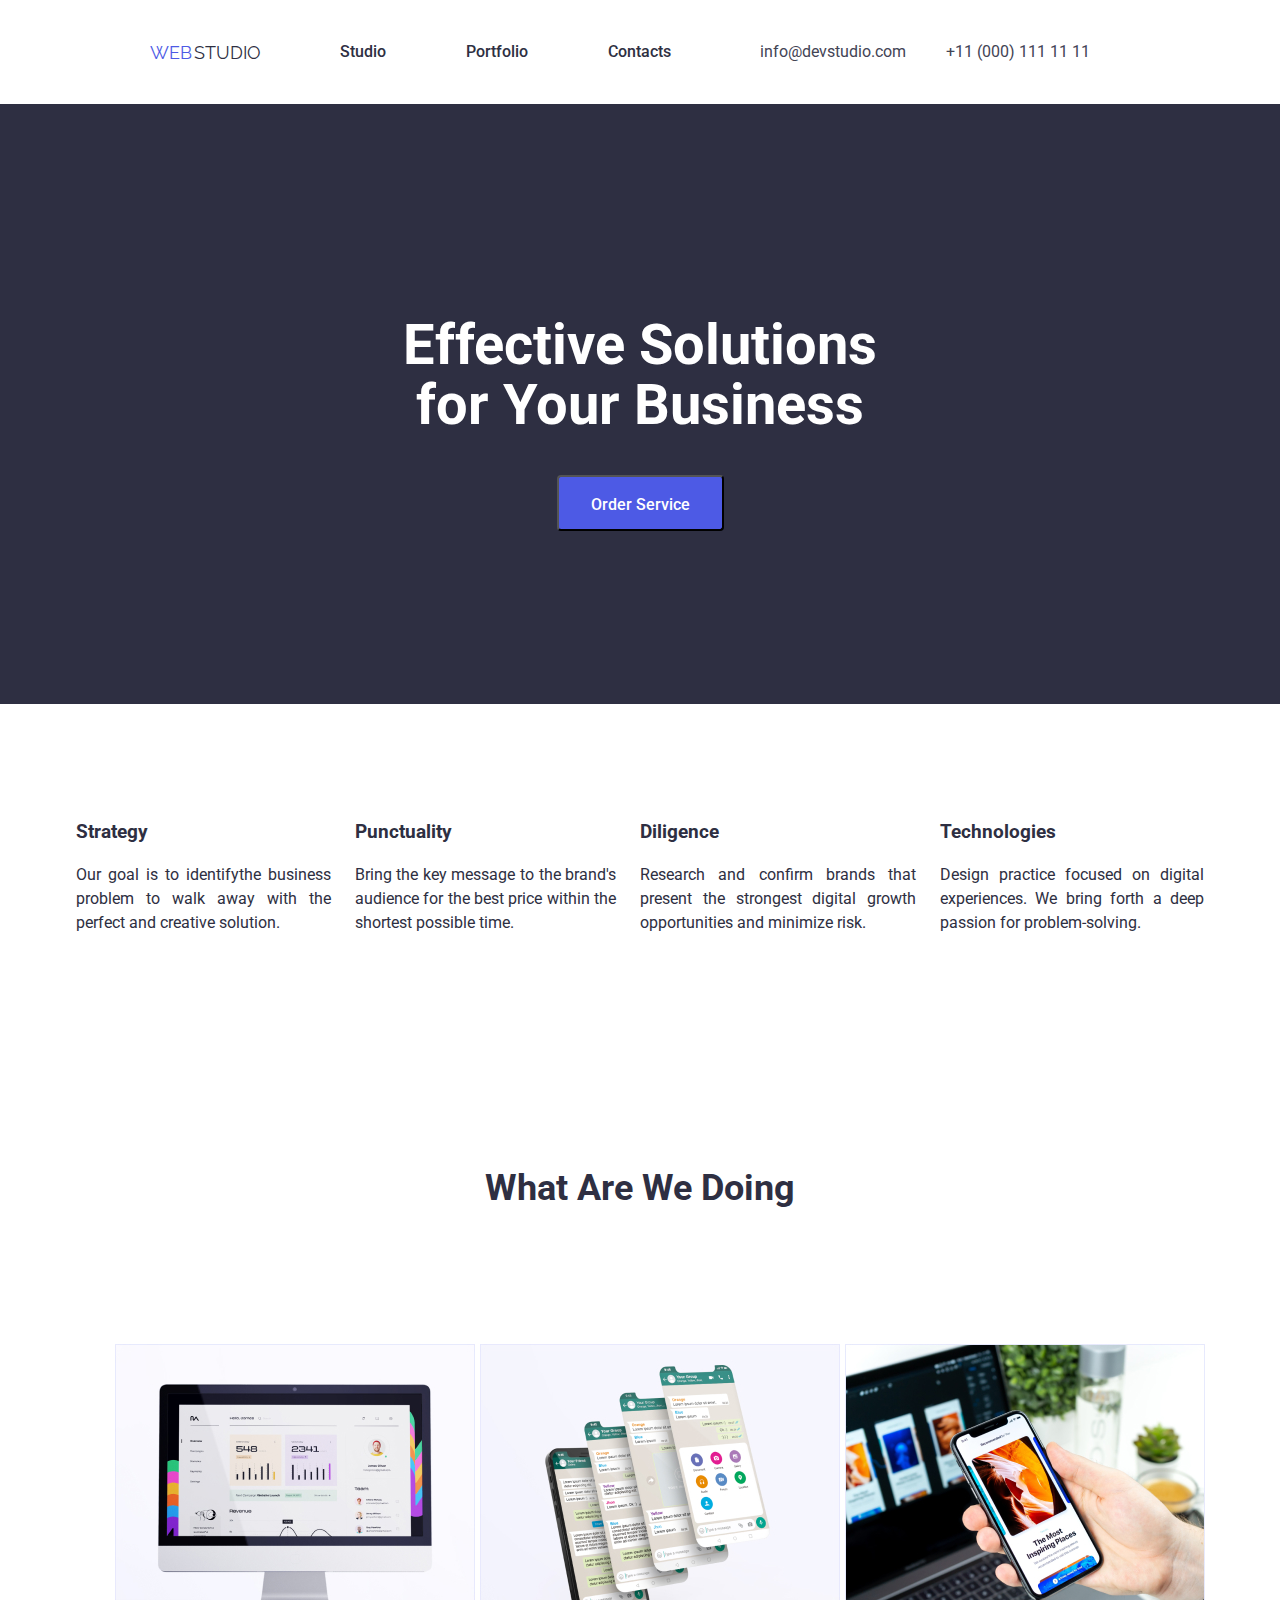
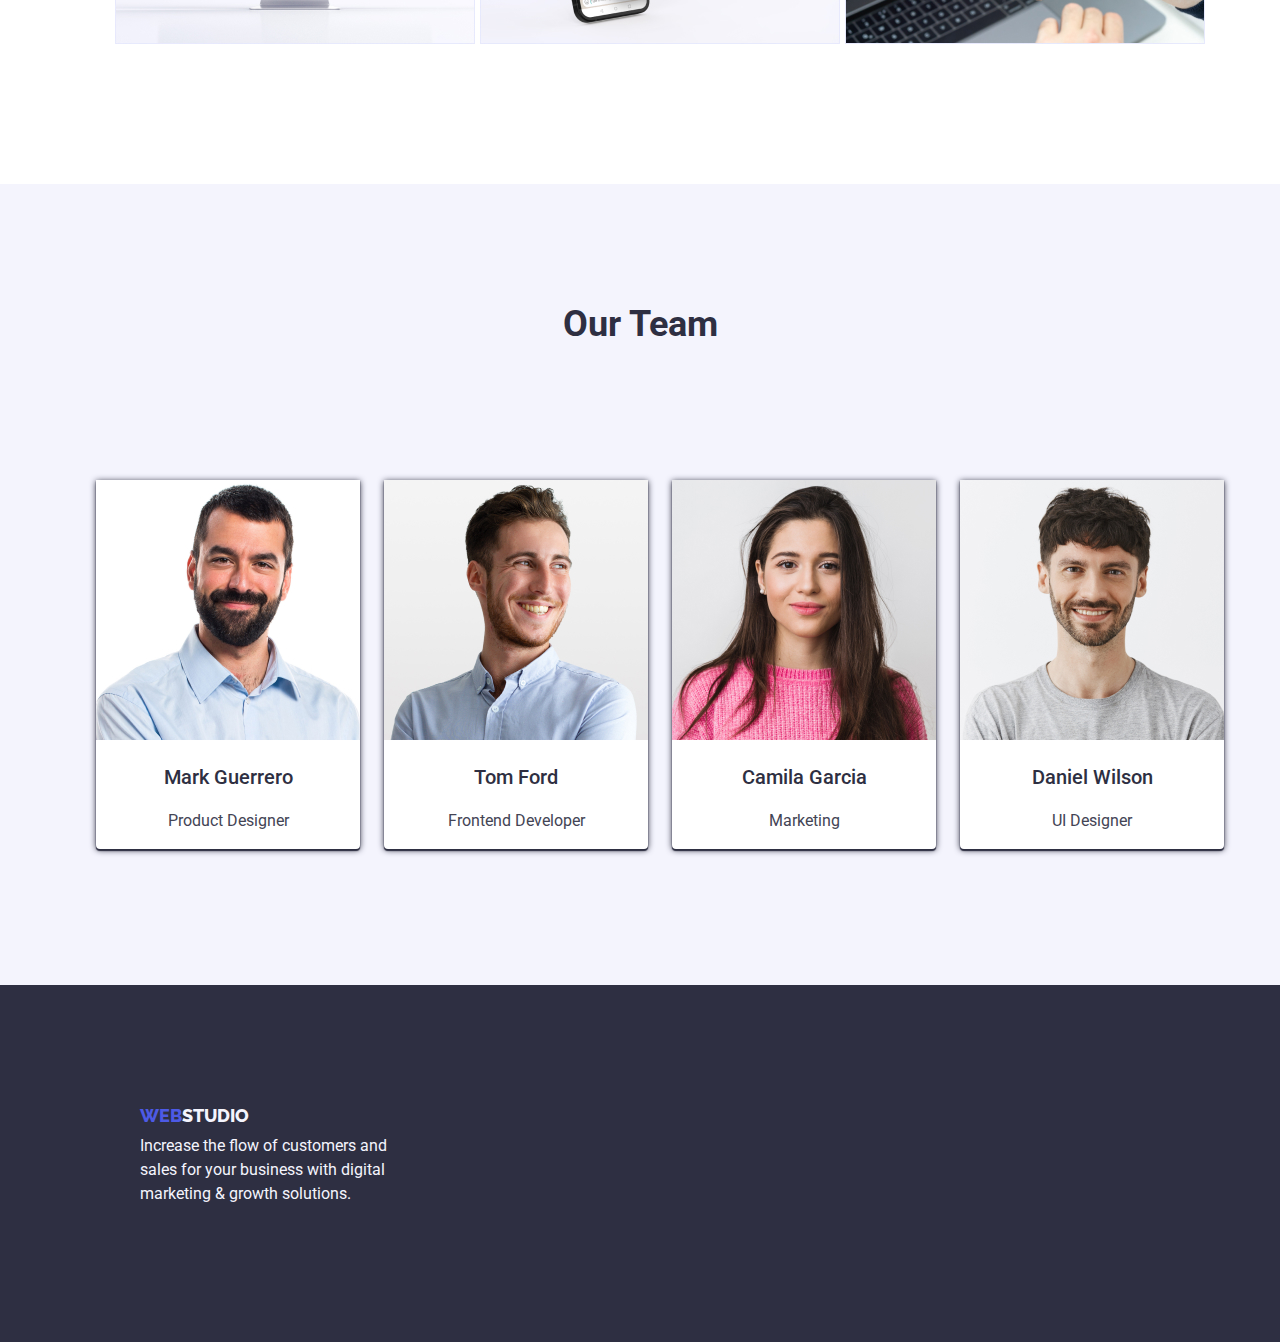
<file: index.html>
<!DOCTYPE html>
<html lang="en">
    <head>
        <meta charset="UTF-8">
        <meta name="viewport" content="width-device, initial-scale=1.0">
        <title>Document</title>

        <style type="text/css">
              
        </style>

        <link 
            href="https://fonts.googleapis.com/css2?family=Open+Sans:ital,wght@1,600&family=Raleway:wght@800&display=swap" 
            rel="stylesheet"
        />

        <link 
            href="https://fonts.googleapis.com/css2?family=Open+Sans:ital,wght@1,600&family=Raleway:wght@800&family=Roboto:wght@500&display=swap"  
            rel="stylesheet"
        />

        <link rel="stylesheet" href="./css/index.css" />

        <link rel="stylesheet" href="https://cdnjs.cloudflare.com/ajax/libs/modern-normalize/2.0.0/modern-normalize.min.css" />

    </head>
    <head>
        <title>WebStudio</title>
    </head>
    <body>
        <header class="main-header">
            <div class="container main-header-container">
                <nav class="main-header-nav">
                    <a class="text-decor-none"href="index.html"><span class="logo-web">WEB</span><span class="logo-studio">STUDIO</span></a>
                        <ul type="none" class="main-header-menu">
                            <li class="main-header-menu-item">
                                <a class="main-header-menu-link" href="/">Studio</a>
                            </li>
                            <li class="main-header-menu-item">
                                <a class="main-header-menu-link" href="portfolio.html">Portfolio</a>
                            </li>
                            <li class="main-header-menu-item">
                                <a class="main-header-menu-link" href="/">Contacts</a>
                            </li>
                        </ul>
                </nav>
                    <ul type="none" class="main-header-ctas">
                        <li class="address-item">
                            <a class="address-item-menu-link" href="">info@devstudio.com</a></li>
                        <li class="address-item">
                            <a class="address-item-menu-link" href="tel:+110001111111">+11 (000) 111 11 11</a></li>
                    </ul>
            </div>        
        </header>
        <main>
            <section class="hero">
                <h1 class="hero-heading">Effective Solutions<br>for Your Business</h1>
                <button type="button" class="button-text">Order Service</button>
            </section>

            <section class="features">
                <h2 hidden>feature</h2>
                <ul type="none" class="feature-section">
                    <li class="feature-description">
                        <h3>Strategy</h3>
                        <p>Our goal is to identifythe business problem to walk away with the perfect and creative solution.</p>
                    </li>
                    <li class="feature-description"><h3>Punctuality</h3>
                        <p>Bring the key message to the brand's audience for the best price within the shortest possible time.</p>
                    </li>
                    <li class="feature-description"><h3>Diligence</h3>
                        <p>Research and confirm brands that present the strongest digital growth opportunities and minimize risk.</p>
                    </li>
                    <li class="feature-description"><h3>Technologies</h3>
                        <p>Design practice focused on digital experiences. We bring forth a deep passion for problem-solving.</p>
                    </li>
                </ul>
            </section>

            <section class="what-are-we-doing">
                <h2 class="what-are-we-doing-section">What Are We Doing</h2>
                    <ul type="none">
                        <li class="what-are-we-doing-item">
                            <img src="images/Rectangle 1.jpg" alt="desktop monitor" width="360" height="300">
                        </li>
                        <li class="what-are-we-doing-item">
                            <img src="images/Rectangle 2.jpg" alt="mobile phone screen" width="360" height="300">
                        </li>
                        <li class="what-are-we-doing-item">
                            <img src="images/Rectangle 3.jpg" alt="hand holding a mobile phone" width="360" height="300">
                        </li>
                    </ul>           
            </section>

            <section class="our-team">
                <h2 class="our-team-section">Our Team</h2>
                    <ul type="none" class="our-team-list">
                        <li class="our-team-item">
                            <img src="images/img 1.jpg" alt="Mark Guerrero" width="264" height="260">
                            <div class="card-content"></div>
                                <h3 class="our-team-names">Mark Guerrero</h3>
                                <p class="our-team-job-description">Product Designer</p>
                        </li>
                        <li class="our-team-item">
                            <img src="images/img 2.jpg" alt="Tom Ford" width="264" height="260">
                            <div class="card-content"></div>  
                                <h3 class="our-team-names">Tom Ford</h3>
                                <p class="our-team-job-description">Frontend Developer</p>
                        </li>
                        <li class="our-team-item">
                            <img src="images/img 3.jpg" alt="Camila Garcia" width="264" height="260">
                            <div class="card-content"></div>
                                <h3 class="our-team-names">Camila Garcia</h3>
                                <p class="our-team-job-description">Marketing</p>
                        </li>
                        <li class="our-team-item">
                            <div class="card-content"></div>
                            <img src="images/img 4.jpg" alt="Daniel Wilson" width="264" height="260">
                                <h3 class="our-team-names">Daniel Wilson</h3>
                                <p class="our-team-job-description">UI Designer</p>
                        </li>
                    </ul>
            </section>
        </main>

        <footer class="footer">
            <div class="footer-section">
                <a class="text-decor-none-footer" href="index.html"><span class="footer-logo-web">WEB</span><span class="footer-logo-studio">STUDIO</span></a>
                <p class="footer-description">Increase the flow of customers and<br>sales for your business with digital<br>marketing & growth solutions.</p>
            </div>
        </footer>
</html>
</file>
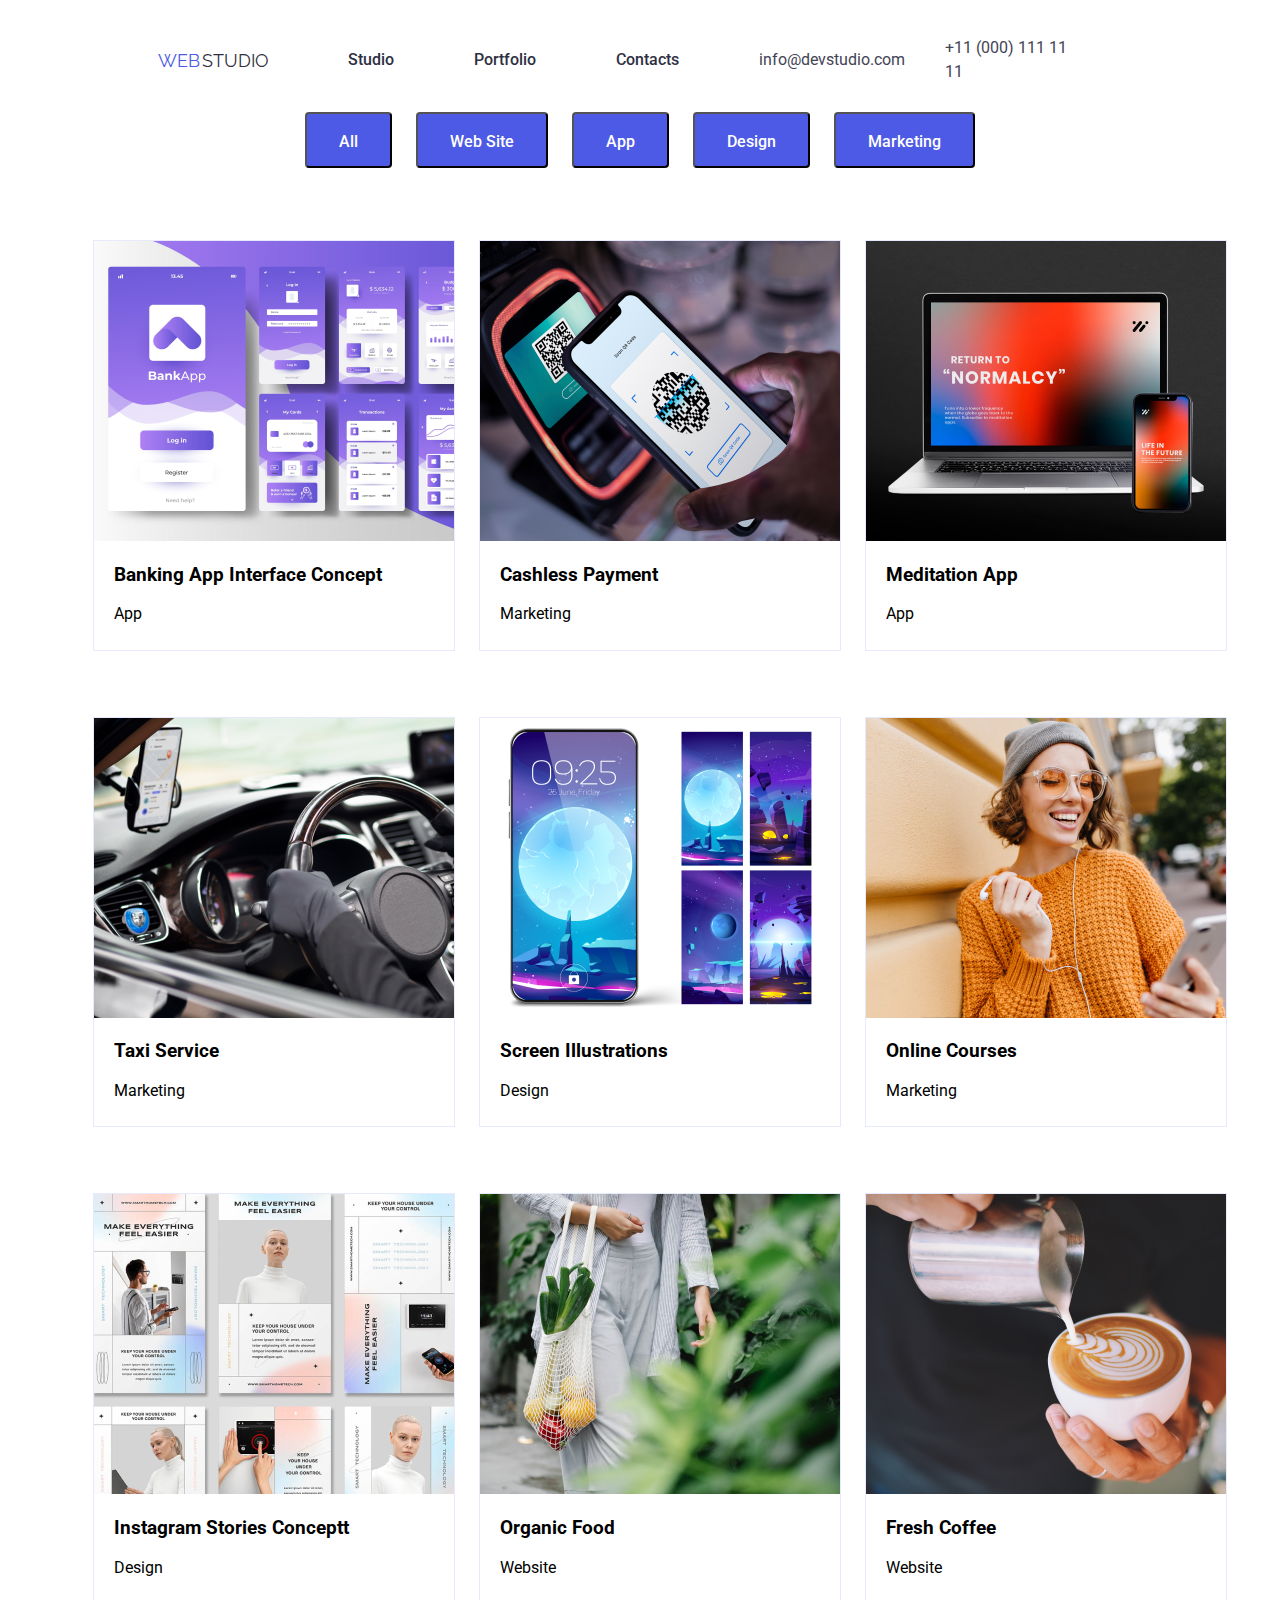
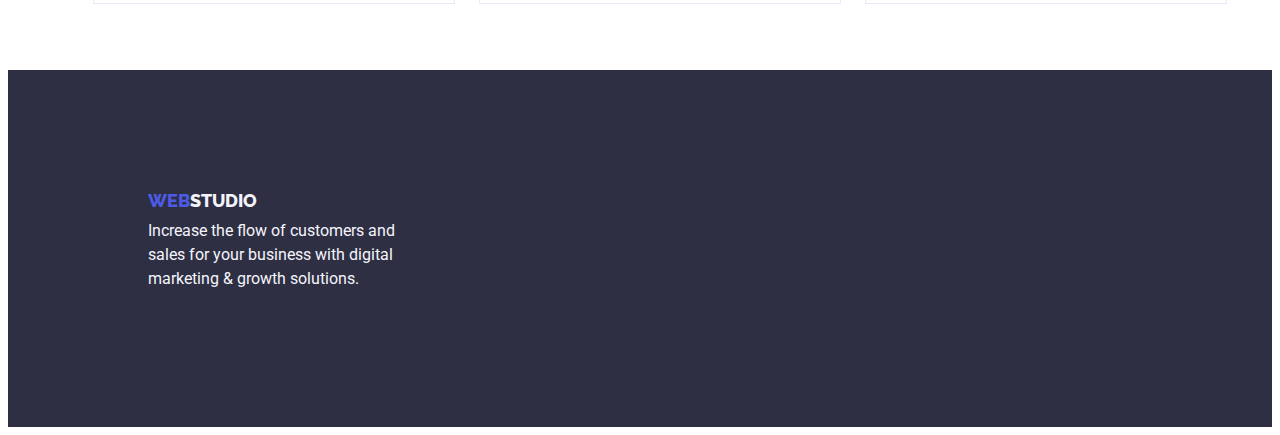
<file: portfolio.html>
<!DOCTYPE html>
<html lang="en">
    <title>WebStudio</title> 
    <head>
        <meta charset="UTF-8">
        <meta name="viewport" content="width-device, initial-scale=1.0">
        <title>Document</title>
        <link rel="stylesheet" href="https://fonts.googleapis.com/css2?family=Open+Sans:ital,wght@1,600&family=Raleway:wght@800&display=swap"/>
        <link rel="stylesheet" href="https://fonts.googleapis.com/css2?family=Open+Sans:ital,wght@1,600&family=Raleway:wght@800&family=Roboto:wght@500&display=swap"/>
        <link rel="stylesheet" href="./css/index.css"/>
    </head>
    <body>     
        <header class="main-header">
            <div class="container main-header-container">
                <nav class="main-header-nav">
                    <a class="text-decor-none"href="index.html"><span class="logo-web">WEB</span><span class="logo-studio">STUDIO</span></a>
                        <ul type="none" class="main-header-menu">
                            <li class="main-header-menu-item">
                                <a class="main-header-menu-link" href="/">Studio</a>
                            </li>
                            <li class="main-header-menu-item">
                                <a class="main-header-menu-link" href="portfolio.html">Portfolio</a>
                            </li>
                            <li class="main-header-menu-item">
                                <a class="main-header-menu-link" href="/">Contacts</a>
                            </li>
                        </ul>
                </nav>
                    <ul type="none" class="main-header-ctas">
                        <li class="address-item">
                            <a class="address-item-menu-link" href="">info@devstudio.com</a></li>
                        <li class="address-item">
                            <a class="address-item-menu-link" href="tel:+110001111111">+11 (000) 111 11 11</a></li>
                    </ul>
            </div>        
        </header>
        <main>
            <section class="Filters">
                <div class="filter-buttons">
                    <button type="button" class="button-text">All</button>
                    <button type="button" class="button-text">Web Site</button>
                    <button type="button" class="button-text">App</button>
                    <button type="button" class="button-text">Design</button>
                    <button type="button" class="button-text">Marketing</button>
                </div>
                <h2 hidden class="row1">row1</h2>
                <ul type="none" class="portfolio-row1">
                    <li class="portfolio-item">
                        <img src="portfolio/banking-app-interface-concept.jpg" alt="bank app icons" width="360" height="300">
                        <div class="portfolio-description">
                            <h3>Banking App Interface Concept</h3>
                            <p>App</p>
                        </div>
                    </li>
                    <li class="portfolio-item">
                        <img src="portfolio/cashless-payment.jpg" alt="mobile scanning QR code" width="360" height="300">
                        <div class="portfolio-description">
                            <h3>Cashless Payment</h3>
                            <p>Marketing</p>
                        </div>
                    </li>
                    <li class="portfolio-item">
                        <img src="portfolio/meditation-app.jpg" alt="phone and laptop" width="360" height="300">
                        <div class="portfolio-description">
                            <h3>Meditation App</h3>
                            <p>App</p>
                        </div>
                    </li>
                </ul>
                <h2 hidden class="row2">row2</h2>
                    <ul type="none" class="portfolio-row2">
                        <li class="portfolio-item">
                            <img src="portfolio/taxi-service.jpg" alt="hand holding a stirring wheel" width="360" height="300">
                            <div class="portfolio-description">
                                <h3>Taxi Service</h3>
                                <p>Marketing</p>
                            </div>
                        </li>
                        <li class="portfolio-item">
                            <img src="portfolio/screen-illustrations.jpg" alt="mobile screen and themes" width="360" height="300">
                            <div class="portfolio-description">
                                <h3>Screen Illustrations</h3>
                                <p>Design</p>
                            </div>
                        </li>
                        <li class="portfolio-item">
                            <img src="portfolio/online-courses.jpg" alt="lady in orange holding a phone" width="360" height="300">
                            <div class="portfolio-description">
                                <h3>Online Courses</h3>
                                <p>Marketing</p>
                            </div>
                        </li>
                    </ul>

                <h2 hidden class="row3">row3</h2>
                    <ul type="none" class="portfolio-row3">
                        <li class="portfolio-item">
                            <img src="portfolio/instagram-stories-concept.jpg" alt="instagram profiles" width="360" height="300">
                            <div class="portfolio-description">
                                <h3>Instagram Stories Conceptt</h3>
                                <p>Design</p>
                            </div>
                        </li>
                        <li class="portfolio-item">
                            <img src="portfolio/organic-food.jpg" alt="lady holding organic foods" width="360" height="300">
                            <div class="portfolio-description">
                                <h3>Organic Food</h3>
                                <p>Website</p>
                            </div>
                        </li>
                        <li class="portfolio-item">
                            <img src="portfolio/fresh-coffee.jpg" alt="coffee" width="360" height="300">
                            <div class="portfolio-description">
                                <h3>Fresh Coffee</h3>
                                <p>Website</p>
                            </div>
                        </li>
                    </ul>
            </section>
        </main>
        <footer class="footer">
            <div class="footer-section">
                <a class="text-decor-none-footer" href="index.html"><span class="footer-logo-web">WEB</span><span class="footer-logo-studio">STUDIO</span></a>
                <p class="footer-description">Increase the flow of customers and<br>sales for your business with digital<br>marketing & growth solutions.</p>
            </div>
        </footer>
    </body>
</html>
</file>
<file: css/index.css>
.main-header-menu-item a:hover {
    color: blue;
}
.address-item a:active {
    color: red;
}
.address-item a:hover {
    color: blue;
}
.main-header-menu-link, .address-item-menu-link {
    text-decoration: none;
}
.logo-web, .logo-studio {
    text-decoration: none;
    font-family: "Raleway", sans-serif;
    line-height: 21px;
    font-size: 18px;
    letter-spacing: 3%;
}
.logo-web {
    color: #4d5ae5;
    width: 44px;
    height: 21px;
}
.logo-studio {
    color: #2e2f42;
    width: 71px;
    height: 21px;
}
.text-decor-none{
    text-decoration: none;
    /*display: inline-block;*/
    display: flex;
    width: 115px;
 
    justify-content: center;
    align-items: center;
}
.main-header-menu-link {
    color: #2e2f42;
    font-family: "roboto";
    font-weight: 500;
    font-size: 16px;
    line-height: 24px;
    letter-spacing: 2%;
    text-align: left;
}
.main-header-container {
    display: flex;
    justify-content: space-between;
    border: 1px;
    margin: 0px 150px;
}
.main-header-nav {
    display: flex;
}
.main-header-menu {
    display: flex;
    justify-content: center;
    align-items: center; 
    /*width: 261px;*/
    height: 24px;
    top: 24px;
    left: 347px;
    gap: 40px;
    min-height: 72px;
    margin-left: 75px;
    padding: 0px;
}
.main-header-menu-item {
    text-align: left;
    display: flex;
    margin-right: 40px;
}
.main-header-ctas {
    display: flex;
    margin: 0px;
    justify-content: center;
    align-items: center;
}
.address-item {
    display: inline-block;
    margin-right: 40px;
}
.address-item-menu-link {
    color: #434455;
    font-family: 'roboto', sans-serif;
    font-weight: 400;
    font-size: 16px;
    line-height: 24px;
    letter-spacing: 2%;
    text-align: left;
    /*padding: 24px 0;*/
    display: block;
}
.hero {
    background-color: #2e2f42;
    /*width: 1440px;*/
    height: 600px;
    top: 72px;
    text-align: center;
    display:flex;
    flex-direction:column;
    align-items: center;
    justify-content: center;
    padding: 188px 0;
}
.hero-heading {
    color: white;
    text-align: center;
    letter-spacing: 2%;
    line-height: 60px;
    font-family: Roboto, sans-serif;
    font-size: 56px;
    font-weight: 700;
    width: 496px;
    height: 120px;
    top: 260px;
    left: 472px;
    margin-bottom: 40px;
}
.button-text {
    color: white;
    background-color: #4d5ae5;
    font-family: "roboto";
    font-weight: 500;
    font-size: 16px;
    line-height: 24px;
    letter-spacing: 4%; 
    cursor: pointer;  
    height: 56px;
    top: 428px;
    left: 636px;
    border-radius: 4px;
    padding: 16px 32px 16px 32px;
    gap: 10px;
    display: flex;
}
.button-text a:hover {
    background-color: #404bbf;
}
.features {
    display:flex;
    flex-direction:column;
    align-items: center;
    justify-content: center;
}
.feature-section {
    color: #2e2f42;
    font-family: "roboto";
    font-weight: 500;
    font-size: 20px;
    line-height: 24px;
    display: flex;
    align-items: center;
    text-align: justify;
    gap: 24px;
    width: 1128px;
    height: 104px;
    top:792px;
    left:156px;
    margin: 120px 140px;
    padding: 0px;
}
.feature-description {
    color: #2e2f42;
    font-family: "roboto";
    font-weight: 400;
    font-size: 16px;
    line-height: 24px;
}
.what-are-we-doing {
    display:flex;
    flex-direction:column;
    align-items: center;
    justify-content: center;
    margin-bottom: 120px;
}
.what-are-we-doing-section {
    color: #2e2f42;
    font-family: "roboto";
    font-weight: 700;
    font-size: 36px;
    line-height: 40px;
    text-align: center;
    width: 1128px;
    left:156px;
    margin: 120px 140px;
    display:flex;
    flex-direction:column;
    align-items: center;
    justify-content: center;  
}
.what-are-we-doing-item {
    display: inline-flex;
    justify-content: center;
    gap:20px;
}
.our-team {
    background-color: #F4F4FD;
    display:flex;
    flex-direction:column;
    align-items: center;
    justify-content: center;
    padding-bottom: 120px;
}
.our-team-list {
    display: flex;
    gap: 24px;
    text-align: center;
}
.our-team-section {
    color: #2e2f42;
    font-family: "roboto";
    font-weight: 700;
    font-size: 36px;
    line-height: 40px;
    text-align: center;
    width: 1128px;
    left:156px;
    margin: 120px 140px;   
}
.our-team-item {
    border-radius: 0px 0px 4px 4px;
    background: white;
    box-shadow: 0px 2px 1px 0px #2e2f42,
      0px 1px 1px 0px #2e2f42,
      0px 1px 6px 0px #2e2f42;
}
.our-team-names {
    color: #2e2f42;
    font-family: "roboto";
    font-weight: 500;
    font-size: 20px;
    line-height: 24px;
}
.our-team-job-description {
    color: #434455;
    font-family: "roboto";
    font-weight: 400;
    font-size: 16px;
    line-height: 24px;
}
.footer {
    /*width:1440px;
    height: 312px;*/
    top: 2280px;
    /*padding: 100px 0;*/
}
.text-decor-none-footer {
    text-decoration: none;
}
.footer-section {
    background-color: #2e2f42;
    display: flex;
    justify-content: center;
    flex-direction: column;
    padding: 120px 140px;  
}
.footer-logo-web {
    color: #4D5AE5;
    font-family: "raleway";
    font-weight: 800;
    font-size: 18px;
    line-height: 21px;
}
.footer-logo-studio {
    color: #f4f4fd;
    font-family: "raleway";
    font-weight: 800;
    font-size: 18px;
    line-height: 21px;
}
.footer-description {
    color: #f4f4fd;
    font-family: "roboto";
    font-weight: 400;
    font-size: 16px;
    line-height: 24px;
    margin-top: 8px;
}
.row1, .row2, .row3 {
    font-family: "roboto";
    font-weight: 500;
    font-size:20px;
    line-height: 24px;
}
.filter-buttons {
    margin-bottom: 72px;
    display: flex;
    justify-content: center;
    align-items: center;
    gap: 24px;
}
.portfolio-row1, .portfolio-row2, .portfolio-row3 {
    display: flex;
    gap: 24px;
    justify-content: center;
    text-align: center;
    padding-bottom: 50px;
}
.portfolio-item {
    border: 1px;
    border-color: #e7e9fc;
    border-style: solid;
    padding-bottom: 30px;
}
.portfolio-description {
    font-family: "roboto";
    width: 360px;
    height: 56px;
    top: 332px;
    padding:0px, 16px, 0px, 16px;
    gap: 8px;
    text-align: justify;
}

.Filters > ul > .portfolio-item > .portfolio-description  {
    text-indent: 20px;
}
</file>
